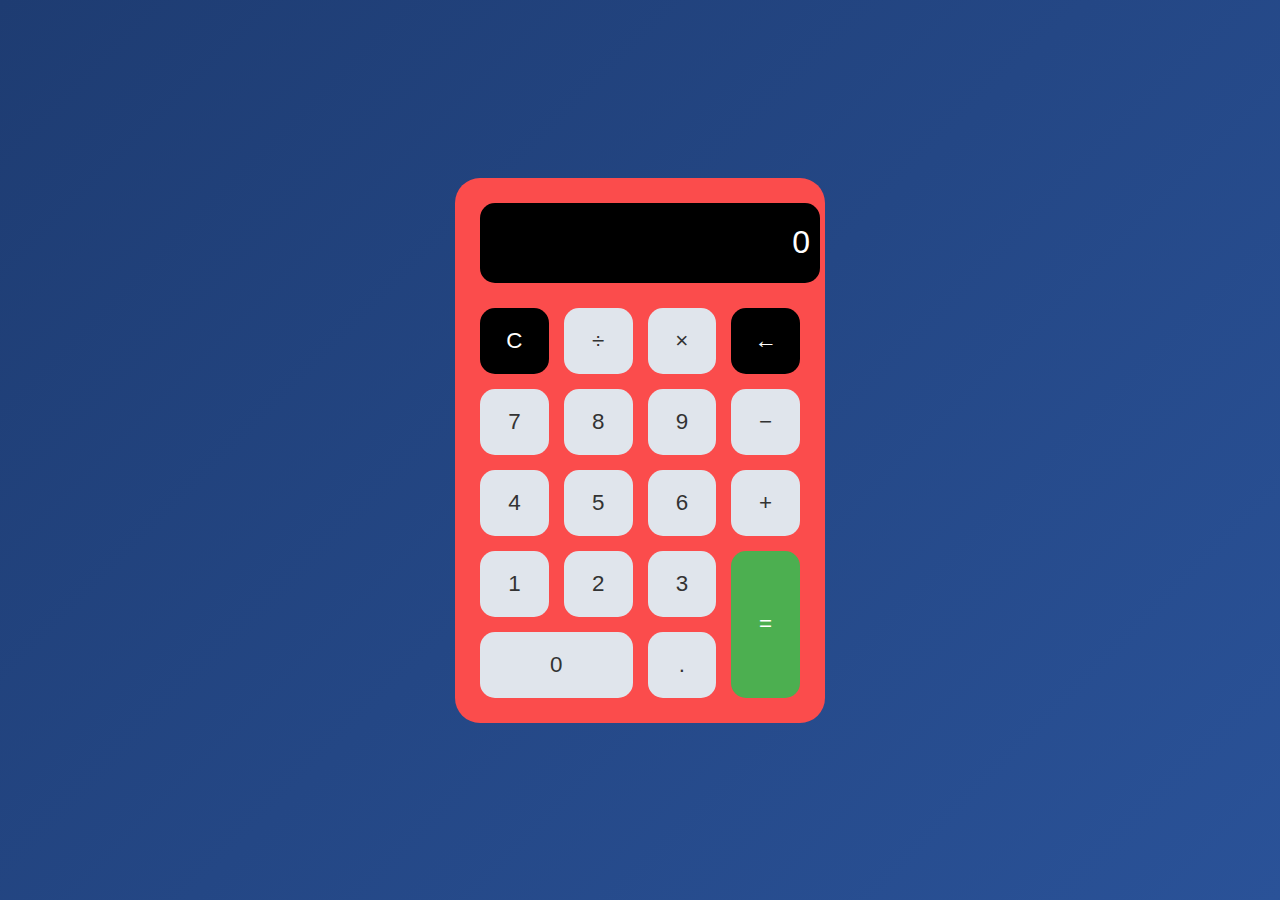
<file: Task - 2/calculator.html>
<!DOCTYPE html>
<html lang="en">
<head>
  <meta charset="UTF-8" />
  <meta name="viewport" content="width=device-width, initial-scale=1.0"/>
  <title>Modern Calculator</title>
  <link rel="stylesheet" href="style.css" />
</head>
<body>
  <div class="calculator">
    <input type="text" id="display" disabled />
    <div class="buttons">
      <button class="btn clear" data-key="C">C</button>
      <button class="btn" data-key="/">÷</button>
      <button class="btn" data-key="*">×</button>
      <button class="btn backspace" data-key="←">←</button>

      <button class="btn" data-key="7">7</button>
      <button class="btn" data-key="8">8</button>
      <button class="btn" data-key="9">9</button>
      <button class="btn" data-key="-">−</button>

      <button class="btn" data-key="4">4</button>
      <button class="btn" data-key="5">5</button>
      <button class="btn" data-key="6">6</button>
      <button class="btn" data-key="+">+</button>

      <button class="btn" data-key="1">1</button>
      <button class="btn" data-key="2">2</button>
      <button class="btn" data-key="3">3</button>
      <button class="btn equal" data-key="=">=</button>

      <button class="btn zero" data-key="0">0</button>
      <button class="btn" data-key=".">.</button>
    </div>
  </div>

  <script src="script.js"></script>
</body>
</html>
</file>
<file: Task - 2/style.css>
body {
  background: linear-gradient(135deg, #1e3c72, #2a5298);
  font-family: 'Segoe UI', sans-serif;
  display: flex;
  justify-content: center;
  align-items: center;
  height: 100vh;
  margin: 0;
}

.calculator {
  background: #fb4c4c;
  padding: 25px;
  border-radius: 25px;
  width: 320px;
}

#display {
  width: 100%;
  height: 60px;
  font-size: 2rem;
  background: #000000;
  color: #ffffff;
  text-align: right;
  border: none;
  border-radius: 15px;
  padding: 10px;
  margin-bottom: 25px;
}

.buttons {
  display: grid;
  grid-template-columns: repeat(4, 1fr);
  gap: 15px;
}

.btn {
  background: #e0e5ec;
  border: none;
  border-radius: 15px;
  font-size: 1.4rem;
  padding: 20px;
  cursor: pointer;
  transition: 0.2s;
  color: #333;
}

.btn:active {
  background: #d0d5dc;
}

.equal {
  background: #4caf50;
  color: white;
  grid-row: span 2;
}

.equal:active {
  background: #388e3c;
}

.clear, .backspace {
  background: #000000;
  color: white;
}

.clear:active, .backspace:active {
  background: #000000;
}

.zero {
  grid-column: span 2;
}
</file>
